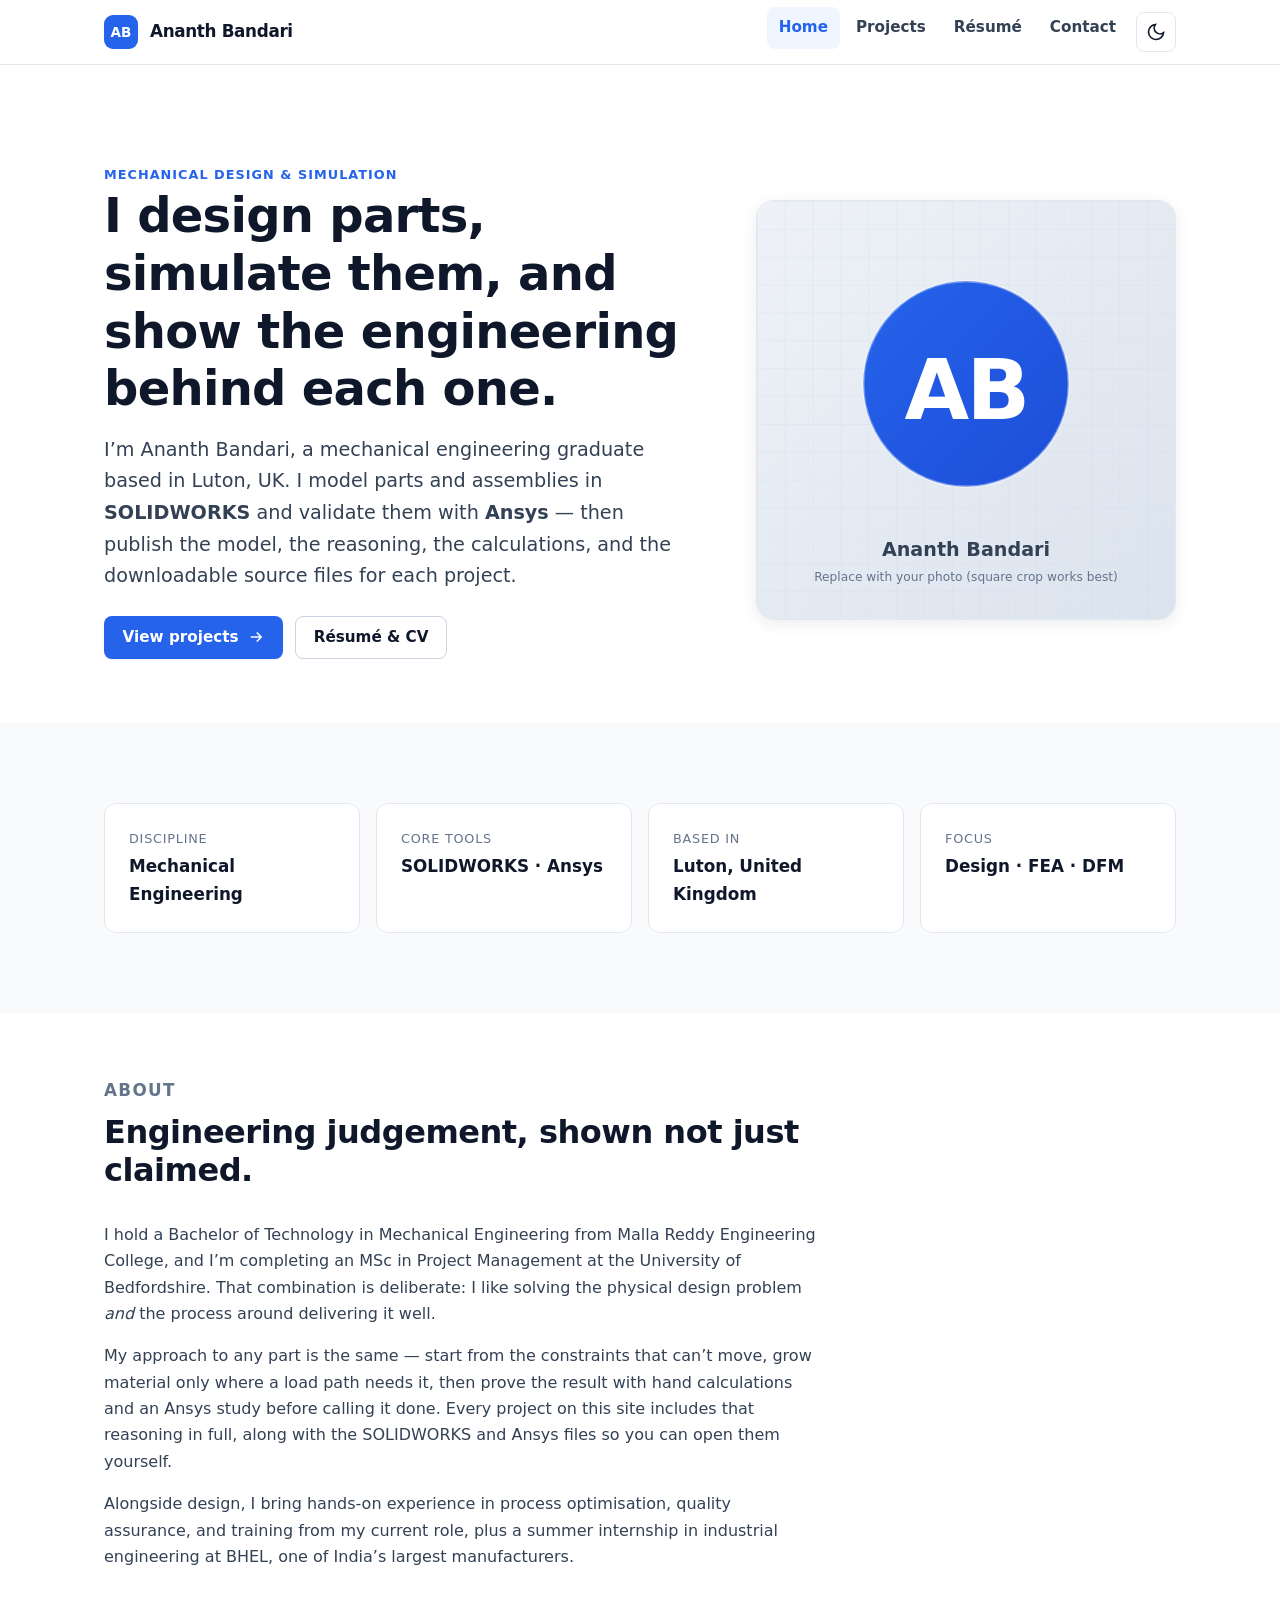
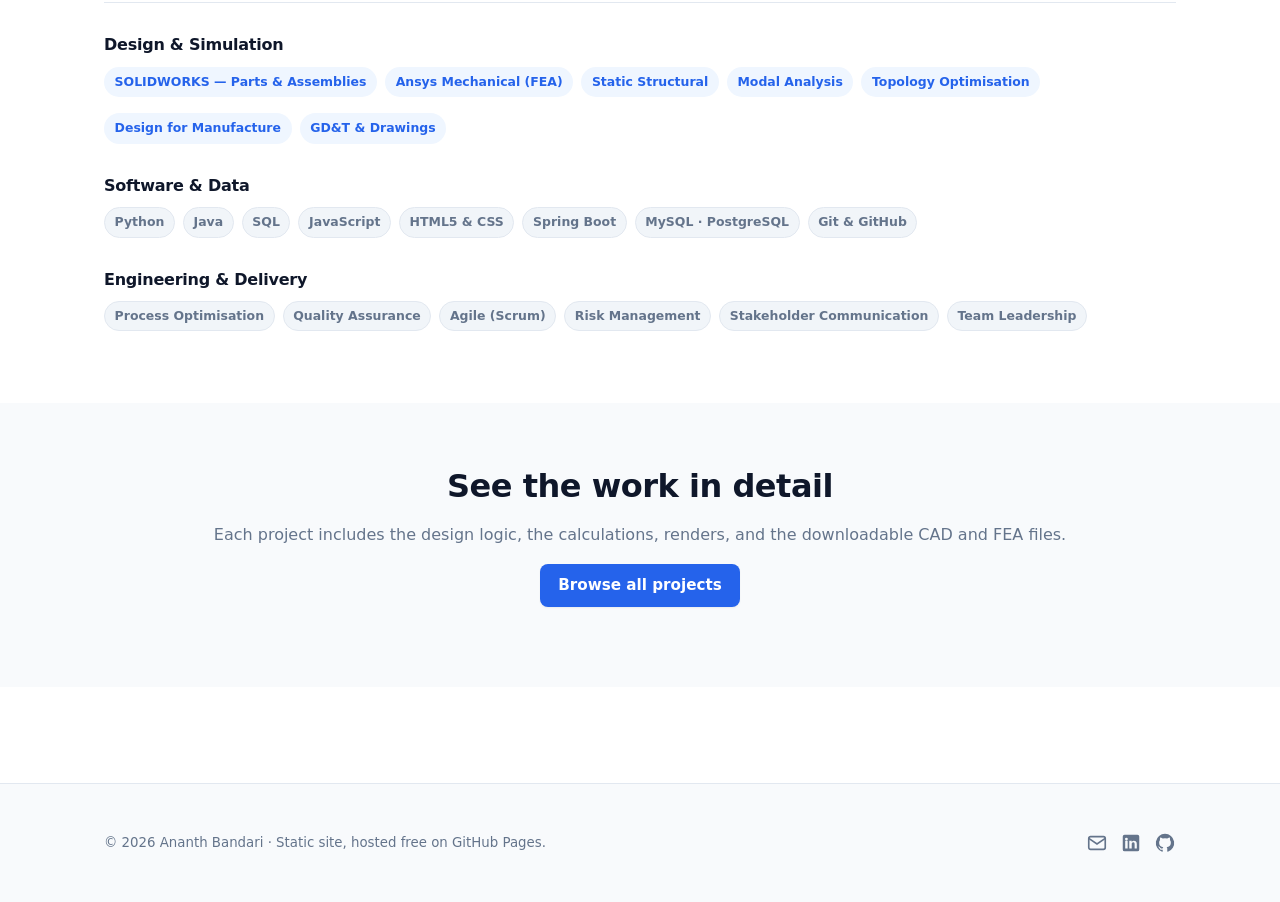
<file: index.html>
<!DOCTYPE html>
<html lang="en">
<head>
  <meta charset="UTF-8">
  <meta name="viewport" content="width=device-width, initial-scale=1.0">

  <!-- ====== SEO basics ====== -->
  <title>Ananth Bandari · Mechanical Design &amp; Simulation Portfolio</title>
  <meta name="description" content="Mechanical engineering portfolio of Ananth Bandari: SOLIDWORKS CAD models, assemblies, and Ansys FEA studies, with the design reasoning, calculations, and downloadable source files behind each project.">
  <link rel="canonical" href="https://www.ananthkbandari.com/">

  <!-- ====== Open Graph / social sharing ====== -->
  <meta property="og:type" content="website">
  <meta property="og:site_name" content="Ananth Bandari">
  <meta property="og:title" content="Ananth Bandari · Mechanical Design & Simulation Portfolio">
  <meta property="og:description" content="SOLIDWORKS CAD, Ansys FEA, and the engineering calculations behind each project — with downloadable source files.">
  <meta property="og:url" content="https://www.ananthkbandari.com/">
  <meta property="og:image" content="https://www.ananthkbandari.com/assets/img/og-image.png">
  <meta name="twitter:card" content="summary_large_image">

  <!-- ====== Icons & manifest ====== -->
  <link rel="icon" href="assets/img/favicon.svg" type="image/svg+xml">
  <link rel="apple-touch-icon" href="assets/img/favicon.svg">
  <link rel="manifest" href="site.webmanifest">

  <!-- ====== Stylesheet ====== -->
  <link rel="stylesheet" href="css/styles.css">

  <!-- Set the saved theme BEFORE the page paints, to avoid a flash. -->
  <script>
    (function () {
      try {
        var t = localStorage.getItem("theme");
        if (t === "dark" || t === "light") document.documentElement.setAttribute("data-theme", t);
      } catch (e) {}
    })();
  </script>
</head>
<body>
  <!-- Keyboard users can jump straight to the main content -->
  <a class="skip-link" href="#main">Skip to content</a>

  <!-- ============ SHARED HEADER (identical on every page) ============ -->
  <header class="site-header">
    <div class="container site-header__inner">
      <a class="brand" href="index.html">
        <span class="brand__mark" aria-hidden="true">AB</span>
        <span>Ananth Bandari</span>
      </a>
      <nav class="nav" aria-label="Primary">
        <ul class="nav__links" id="nav-links">
          <li><a href="index.html">Home</a></li>
          <li><a href="projects.html">Projects</a></li>
          <li><a href="resume.html">Résumé</a></li>
          <li><a href="contact.html">Contact</a></li>
        </ul>
        <button class="icon-btn theme-toggle" type="button" aria-label="Switch theme">
          <!-- main.js shows the right icon for the current theme -->
          <svg class="icon-moon" viewBox="0 0 24 24" fill="none" stroke="currentColor" stroke-width="2" aria-hidden="true"><path d="M21 12.79A9 9 0 1 1 11.21 3 7 7 0 0 0 21 12.79z"/></svg>
          <svg class="icon-sun" viewBox="0 0 24 24" fill="none" stroke="currentColor" stroke-width="2" aria-hidden="true"><circle cx="12" cy="12" r="4"/><path d="M12 2v2M12 20v2M4.93 4.93l1.41 1.41M17.66 17.66l1.41 1.41M2 12h2M20 12h2M6.34 17.66l-1.41 1.41M19.07 4.93l-1.41 1.41"/></svg>
        </button>
        <button class="icon-btn nav__toggle" type="button" aria-label="Open menu" aria-expanded="false" aria-controls="nav-links">
          <svg viewBox="0 0 24 24" fill="none" stroke="currentColor" stroke-width="2" aria-hidden="true"><path d="M3 6h18M3 12h18M3 18h18"/></svg>
        </button>
      </nav>
    </div>
  </header>

  <main id="main">

    <!-- ============ HERO ============ -->
    <section class="hero">
      <div class="container hero__grid">
        <div>
          <p class="eyebrow">Mechanical Design &amp; Simulation</p>
          <h1>I design parts, simulate them, and show the engineering behind each one.</h1>
          <p class="hero__lead">
            I’m Ananth Bandari, a mechanical engineering graduate based in Luton, UK.
            I model parts and assemblies in <strong>SOLIDWORKS</strong> and validate them
            with <strong>Ansys</strong> — then publish the model, the reasoning, the
            calculations, and the downloadable source files for each project.
          </p>
          <div class="hero__cta">
            <a class="btn btn--primary" href="projects.html">
              View projects
              <svg viewBox="0 0 24 24" fill="none" stroke="currentColor" stroke-width="2" aria-hidden="true"><path d="M5 12h14M13 6l6 6-6 6"/></svg>
            </a>
            <a class="btn btn--ghost" href="resume.html">Résumé &amp; CV</a>
          </div>
        </div>
        <div class="hero__portrait">
          <!-- Replace assets/img/profile.svg with a real photo (square works best). -->
          <img src="assets/img/profile.svg" alt="Portrait of Ananth Bandari" width="480" height="480">
        </div>
      </div>
    </section>

    <!-- ============ AT A GLANCE ============ -->
    <section class="section section--subtle">
      <div class="container">
        <dl class="facts">
          <div class="fact"><dt>Discipline</dt><dd>Mechanical Engineering</dd></div>
          <div class="fact"><dt>Core tools</dt><dd>SOLIDWORKS · Ansys</dd></div>
          <div class="fact"><dt>Based in</dt><dd>Luton, United Kingdom</dd></div>
          <div class="fact"><dt>Focus</dt><dd>Design · FEA · DFM</dd></div>
        </dl>
      </div>
    </section>

    <!-- ============ ABOUT ============ -->
    <section class="section" id="about">
      <div class="container">
        <div class="section__head">
          <p class="eyebrow">About</p>
          <h2>Engineering judgement, shown not just claimed.</h2>
        </div>
        <div class="prose stack" style="max-width:70ch">
          <p>
            I hold a Bachelor of Technology in Mechanical Engineering from Malla Reddy
            Engineering College, and I’m completing an MSc in Project Management at the
            University of Bedfordshire. That combination is deliberate: I like solving the
            physical design problem <em>and</em> the process around delivering it well.
          </p>
          <p>
            My approach to any part is the same — start from the constraints that can’t move,
            grow material only where a load path needs it, then prove the result with hand
            calculations and an Ansys study before calling it done. Every project on this site
            includes that reasoning in full, along with the SOLIDWORKS and Ansys files so you
            can open them yourself.
          </p>
          <p>
            Alongside design, I bring hands-on experience in process optimisation, quality
            assurance, and training from my current role, plus a summer internship in
            industrial engineering at BHEL, one of India’s largest manufacturers.
          </p>
        </div>

        <hr>

        <!-- Skills. (Note: CAD/FEA skills reflect this portfolio's focus —
             adjust the lists freely; they are just static text below.) -->
        <div class="skills">
          <div class="skill-group">
            <h3>Design &amp; Simulation</h3>
            <ul class="tags">
              <li class="tag tag--accent">SOLIDWORKS — Parts &amp; Assemblies</li>
              <li class="tag tag--accent">Ansys Mechanical (FEA)</li>
              <li class="tag tag--accent">Static Structural</li>
              <li class="tag tag--accent">Modal Analysis</li>
              <li class="tag tag--accent">Topology Optimisation</li>
              <li class="tag tag--accent">Design for Manufacture</li>
              <li class="tag tag--accent">GD&amp;T &amp; Drawings</li>
            </ul>
          </div>
          <div class="skill-group">
            <h3>Software &amp; Data</h3>
            <ul class="tags">
              <li class="tag">Python</li>
              <li class="tag">Java</li>
              <li class="tag">SQL</li>
              <li class="tag">JavaScript</li>
              <li class="tag">HTML5 &amp; CSS</li>
              <li class="tag">Spring Boot</li>
              <li class="tag">MySQL · PostgreSQL</li>
              <li class="tag">Git &amp; GitHub</li>
            </ul>
          </div>
          <div class="skill-group">
            <h3>Engineering &amp; Delivery</h3>
            <ul class="tags">
              <li class="tag">Process Optimisation</li>
              <li class="tag">Quality Assurance</li>
              <li class="tag">Agile (Scrum)</li>
              <li class="tag">Risk Management</li>
              <li class="tag">Stakeholder Communication</li>
              <li class="tag">Team Leadership</li>
            </ul>
          </div>
        </div>
      </div>
    </section>

    <!-- ============ CALL TO ACTION ============ -->
    <section class="section section--subtle">
      <div class="container center stack">
        <h2 class="mt-0">See the work in detail</h2>
        <p class="text-muted">Each project includes the design logic, the calculations, renders, and the downloadable CAD and FEA files.</p>
        <p><a class="btn btn--primary" href="projects.html">Browse all projects</a></p>
      </div>
    </section>

  </main>

  <!-- ============ SHARED FOOTER (identical on every page) ============ -->
  <footer class="site-footer">
    <div class="container site-footer__inner">
      <small>© <span id="year">2026</span> Ananth Bandari · Static site, hosted free on GitHub Pages.</small>
      <div class="social">
        <a href="mailto:ananthkbandari@gmail.com" aria-label="Email Ananth">
          <svg viewBox="0 0 24 24" fill="none" stroke="currentColor" stroke-width="1.8" aria-hidden="true"><rect x="3" y="5" width="18" height="14" rx="2"/><path d="m3 7 9 6 9-6"/></svg>
        </a>
        <a href="https://www.linkedin.com/in/ananthbandari" aria-label="LinkedIn profile" rel="noopener">
          <svg viewBox="0 0 24 24" fill="currentColor" aria-hidden="true"><path d="M19 3a2 2 0 0 1 2 2v14a2 2 0 0 1-2 2H5a2 2 0 0 1-2-2V5a2 2 0 0 1 2-2zM8.34 9.5H5.67V18h2.67zM7 6.16A1.54 1.54 0 1 0 7 9.24a1.54 1.54 0 0 0 0-3.08zM18.34 18v-4.67c0-2.5-1.34-3.66-3.12-3.66a2.69 2.69 0 0 0-2.44 1.34V9.5h-2.66V18h2.66v-4.5c0-1.19.22-2.34 1.7-2.34s1.47 1.36 1.47 2.42V18z"/></svg>
        </a>
        <a href="https://github.com/ananthkbandari" aria-label="GitHub profile" rel="noopener">
          <svg viewBox="0 0 24 24" fill="currentColor" aria-hidden="true"><path d="M12 2a10 10 0 0 0-3.16 19.49c.5.09.68-.22.68-.48l-.01-1.7c-2.78.6-3.37-1.34-3.37-1.34-.45-1.16-1.11-1.47-1.11-1.47-.91-.62.07-.6.07-.6 1 .07 1.53 1.03 1.53 1.03.89 1.53 2.34 1.09 2.91.83.09-.65.35-1.09.63-1.34-2.22-.25-4.55-1.11-4.55-4.94 0-1.09.39-1.98 1.03-2.68-.1-.25-.45-1.27.1-2.65 0 0 .84-.27 2.75 1.02a9.5 9.5 0 0 1 5 0c1.91-1.29 2.75-1.02 2.75-1.02.55 1.38.2 2.4.1 2.65.64.7 1.03 1.59 1.03 2.68 0 3.84-2.34 4.69-4.57 4.94.36.31.68.92.68 1.85l-.01 2.74c0 .27.18.58.69.48A10 10 0 0 0 12 2z"/></svg>
        </a>
      </div>
    </div>
  </footer>

  <script src="js/main.js"></script>
</body>
</html>
</file>
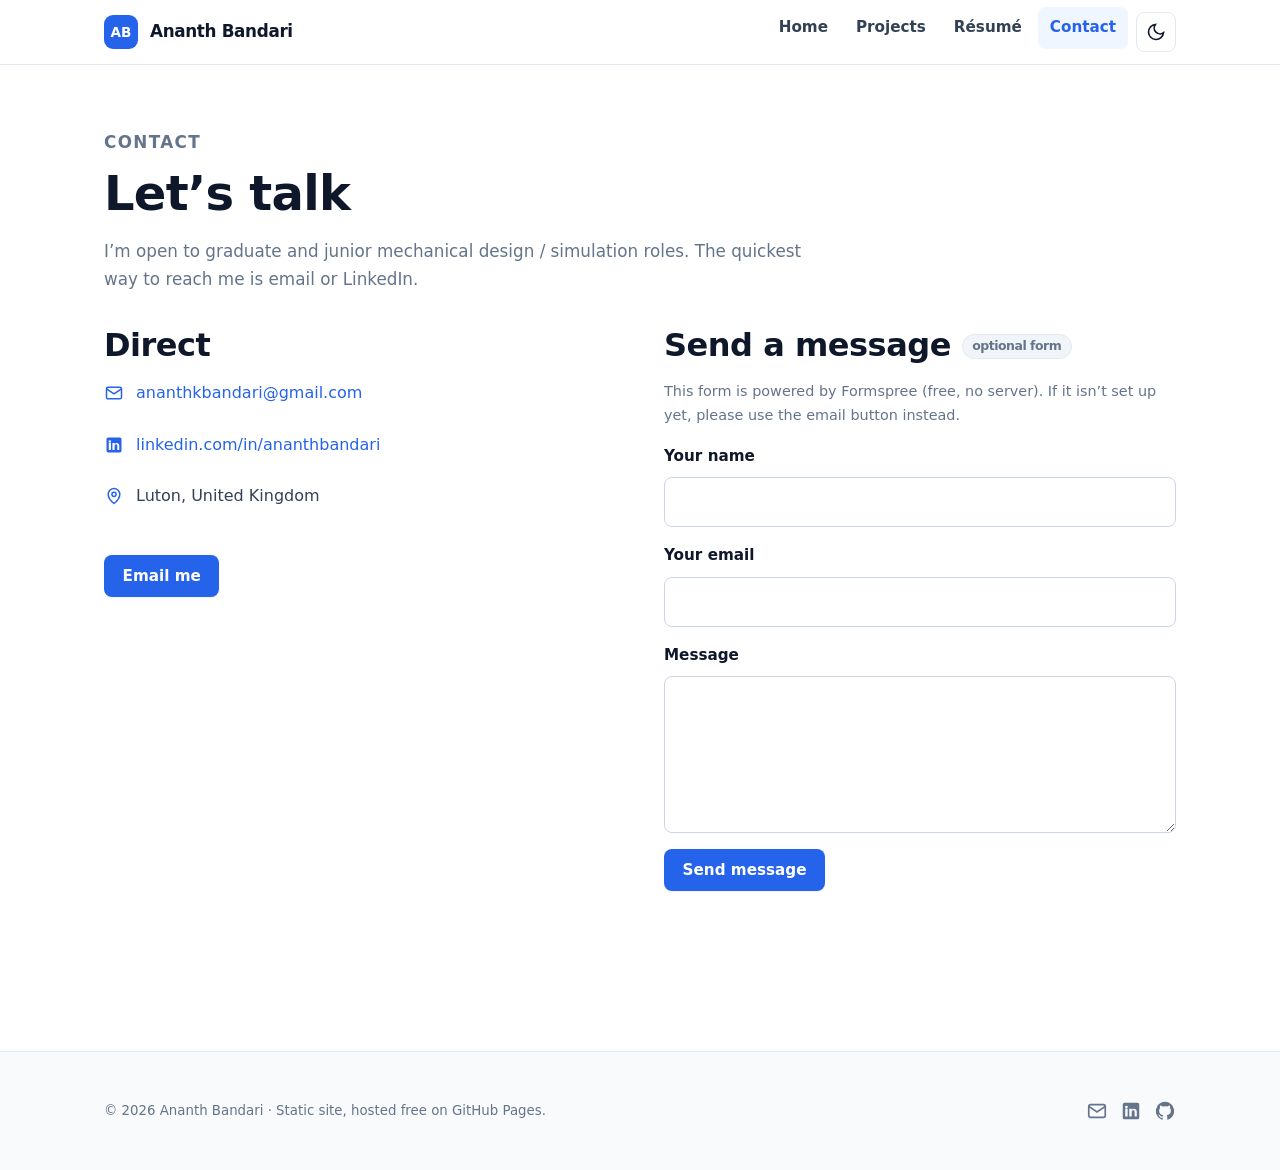
<file: contact.html>
<!DOCTYPE html>
<html lang="en">
<head>
  <meta charset="UTF-8">
  <meta name="viewport" content="width=device-width, initial-scale=1.0">

  <title>Contact · Ananth Bandari</title>
  <meta name="description" content="Get in touch with Ananth Bandari — email and LinkedIn. Mechanical engineering graduate based in Luton, UK.">
  <link rel="canonical" href="https://www.ananthkbandari.com/contact.html">

  <meta property="og:type" content="website">
  <meta property="og:site_name" content="Ananth Bandari">
  <meta property="og:title" content="Contact · Ananth Bandari">
  <meta property="og:description" content="Get in touch — email and LinkedIn. Mechanical engineering graduate based in Luton, UK.">
  <meta property="og:url" content="https://www.ananthkbandari.com/contact.html">
  <meta property="og:image" content="https://www.ananthkbandari.com/assets/img/og-image.png">
  <meta name="twitter:card" content="summary_large_image">

  <link rel="icon" href="assets/img/favicon.svg" type="image/svg+xml">
  <link rel="apple-touch-icon" href="assets/img/favicon.svg">
  <link rel="manifest" href="site.webmanifest">
  <link rel="stylesheet" href="css/styles.css">

  <script>
    (function () {
      try {
        var t = localStorage.getItem("theme");
        if (t === "dark" || t === "light") document.documentElement.setAttribute("data-theme", t);
      } catch (e) {}
    })();
  </script>
</head>
<body>
  <a class="skip-link" href="#main">Skip to content</a>

  <header class="site-header">
    <div class="container site-header__inner">
      <a class="brand" href="index.html">
        <span class="brand__mark" aria-hidden="true">AB</span>
        <span>Ananth Bandari</span>
      </a>
      <nav class="nav" aria-label="Primary">
        <ul class="nav__links" id="nav-links">
          <li><a href="index.html">Home</a></li>
          <li><a href="projects.html">Projects</a></li>
          <li><a href="resume.html">Résumé</a></li>
          <li><a href="contact.html">Contact</a></li>
        </ul>
        <button class="icon-btn theme-toggle" type="button" aria-label="Switch theme">
          <svg class="icon-moon" viewBox="0 0 24 24" fill="none" stroke="currentColor" stroke-width="2" aria-hidden="true"><path d="M21 12.79A9 9 0 1 1 11.21 3 7 7 0 0 0 21 12.79z"/></svg>
          <svg class="icon-sun" viewBox="0 0 24 24" fill="none" stroke="currentColor" stroke-width="2" aria-hidden="true"><circle cx="12" cy="12" r="4"/><path d="M12 2v2M12 20v2M4.93 4.93l1.41 1.41M17.66 17.66l1.41 1.41M2 12h2M20 12h2M6.34 17.66l-1.41 1.41M19.07 4.93l-1.41 1.41"/></svg>
        </button>
        <button class="icon-btn nav__toggle" type="button" aria-label="Open menu" aria-expanded="false" aria-controls="nav-links">
          <svg viewBox="0 0 24 24" fill="none" stroke="currentColor" stroke-width="2" aria-hidden="true"><path d="M3 6h18M3 12h18M3 18h18"/></svg>
        </button>
      </nav>
    </div>
  </header>

  <main id="main">
    <section class="section">
      <div class="container">
        <div class="section__head">
          <p class="eyebrow">Contact</p>
          <h1>Let’s talk</h1>
          <p>I’m open to graduate and junior mechanical design / simulation roles. The quickest way
             to reach me is email or LinkedIn.</p>
        </div>

        <div class="contact-grid">
          <!-- ===== Direct contact details ===== -->
          <div>
            <h2 class="mt-0">Direct</h2>
            <ul class="contact-list">
              <li>
                <a href="mailto:ananthkbandari@gmail.com">
                  <svg viewBox="0 0 24 24" fill="none" stroke="currentColor" stroke-width="1.8" aria-hidden="true"><rect x="3" y="5" width="18" height="14" rx="2"/><path d="m3 7 9 6 9-6"/></svg>
                  ananthkbandari@gmail.com
                </a>
              </li>
              <li>
                <a href="https://www.linkedin.com/in/ananthbandari" rel="noopener">
                  <svg viewBox="0 0 24 24" fill="currentColor" aria-hidden="true"><path d="M19 3a2 2 0 0 1 2 2v14a2 2 0 0 1-2 2H5a2 2 0 0 1-2-2V5a2 2 0 0 1 2-2zM8.34 9.5H5.67V18h2.67zM7 6.16A1.54 1.54 0 1 0 7 9.24a1.54 1.54 0 0 0 0-3.08zM18.34 18v-4.67c0-2.5-1.34-3.66-3.12-3.66a2.69 2.69 0 0 0-2.44 1.34V9.5h-2.66V18h2.66v-4.5c0-1.19.22-2.34 1.7-2.34s1.47 1.36 1.47 2.42V18z"/></svg>
                  linkedin.com/in/ananthbandari
                </a>
              </li>
              <li>
                <span>
                  <svg viewBox="0 0 24 24" fill="none" stroke="currentColor" stroke-width="1.8" aria-hidden="true"><path d="M12 21s-7-5.2-7-11a7 7 0 0 1 14 0c0 5.8-7 11-7 11z"/><circle cx="12" cy="10" r="2.5"/></svg>
                  Luton, United Kingdom
                </span>
              </li>
            </ul>

            <p style="margin-top:2rem">
              <a class="btn btn--primary" href="mailto:ananthkbandari@gmail.com?subject=Opportunity%20for%20Ananth%20Bandari">
                Email me
              </a>
            </p>
          </div>

          <!-- ===== OPTIONAL contact form (no backend needed) =====
               This uses Formspree, a free third-party service that emails
               you the submission — no server of your own required.
               It is OPTIONAL and is INACTIVE until you do two things
               (see README › "Optional: turn on the contact form"):
                 1. Create a free form at https://formspree.io and copy its ID.
                 2. Replace "your-form-id" in the action URL below.
               Until then, prefer the email button on the left. -->
          <div>
            <h2 class="mt-0">Send a message <span class="tag" style="vertical-align:middle">optional form</span></h2>
            <p class="text-muted" style="font-size:.9rem">
              This form is powered by Formspree (free, no server). If it isn’t set up yet,
              please use the email button instead.
            </p>
            <form action="https://formspree.io/f/your-form-id" method="POST">
              <div class="form-field">
                <label for="cf-name">Your name</label>
                <input id="cf-name" type="text" name="name" autocomplete="name" required>
              </div>
              <div class="form-field">
                <label for="cf-email">Your email</label>
                <input id="cf-email" type="email" name="email" autocomplete="email" required>
              </div>
              <div class="form-field">
                <label for="cf-message">Message</label>
                <textarea id="cf-message" name="message" rows="5" required></textarea>
              </div>
              <!-- Simple anti-spam honeypot: bots fill this; humans never see it. -->
              <input type="text" name="_gotcha" style="display:none" tabindex="-1" autocomplete="off" aria-hidden="true">
              <button class="btn btn--primary" type="submit">Send message</button>
            </form>
          </div>
        </div>
      </div>
    </section>
  </main>

  <footer class="site-footer">
    <div class="container site-footer__inner">
      <small>© <span id="year">2026</span> Ananth Bandari · Static site, hosted free on GitHub Pages.</small>
      <div class="social">
        <a href="mailto:ananthkbandari@gmail.com" aria-label="Email Ananth">
          <svg viewBox="0 0 24 24" fill="none" stroke="currentColor" stroke-width="1.8" aria-hidden="true"><rect x="3" y="5" width="18" height="14" rx="2"/><path d="m3 7 9 6 9-6"/></svg>
        </a>
        <a href="https://www.linkedin.com/in/ananthbandari" aria-label="LinkedIn profile" rel="noopener">
          <svg viewBox="0 0 24 24" fill="currentColor" aria-hidden="true"><path d="M19 3a2 2 0 0 1 2 2v14a2 2 0 0 1-2 2H5a2 2 0 0 1-2-2V5a2 2 0 0 1 2-2zM8.34 9.5H5.67V18h2.67zM7 6.16A1.54 1.54 0 1 0 7 9.24a1.54 1.54 0 0 0 0-3.08zM18.34 18v-4.67c0-2.5-1.34-3.66-3.12-3.66a2.69 2.69 0 0 0-2.44 1.34V9.5h-2.66V18h2.66v-4.5c0-1.19.22-2.34 1.7-2.34s1.47 1.36 1.47 2.42V18z"/></svg>
        </a>
        <a href="https://github.com/ananthkbandari" aria-label="GitHub profile" rel="noopener">
          <svg viewBox="0 0 24 24" fill="currentColor" aria-hidden="true"><path d="M12 2a10 10 0 0 0-3.16 19.49c.5.09.68-.22.68-.48l-.01-1.7c-2.78.6-3.37-1.34-3.37-1.34-.45-1.16-1.11-1.47-1.11-1.47-.91-.62.07-.6.07-.6 1 .07 1.53 1.03 1.53 1.03.89 1.53 2.34 1.09 2.91.83.09-.65.35-1.09.63-1.34-2.22-.25-4.55-1.11-4.55-4.94 0-1.09.39-1.98 1.03-2.68-.1-.25-.45-1.27.1-2.65 0 0 .84-.27 2.75 1.02a9.5 9.5 0 0 1 5 0c1.91-1.29 2.75-1.02 2.75-1.02.55 1.38.2 2.4.1 2.65.64.7 1.03 1.59 1.03 2.68 0 3.84-2.34 4.69-4.57 4.94.36.31.68.92.68 1.85l-.01 2.74c0 .27.18.58.69.48A10 10 0 0 0 12 2z"/></svg>
        </a>
      </div>
    </div>
  </footer>

  <script src="js/main.js"></script>
</body>
</html>
</file>
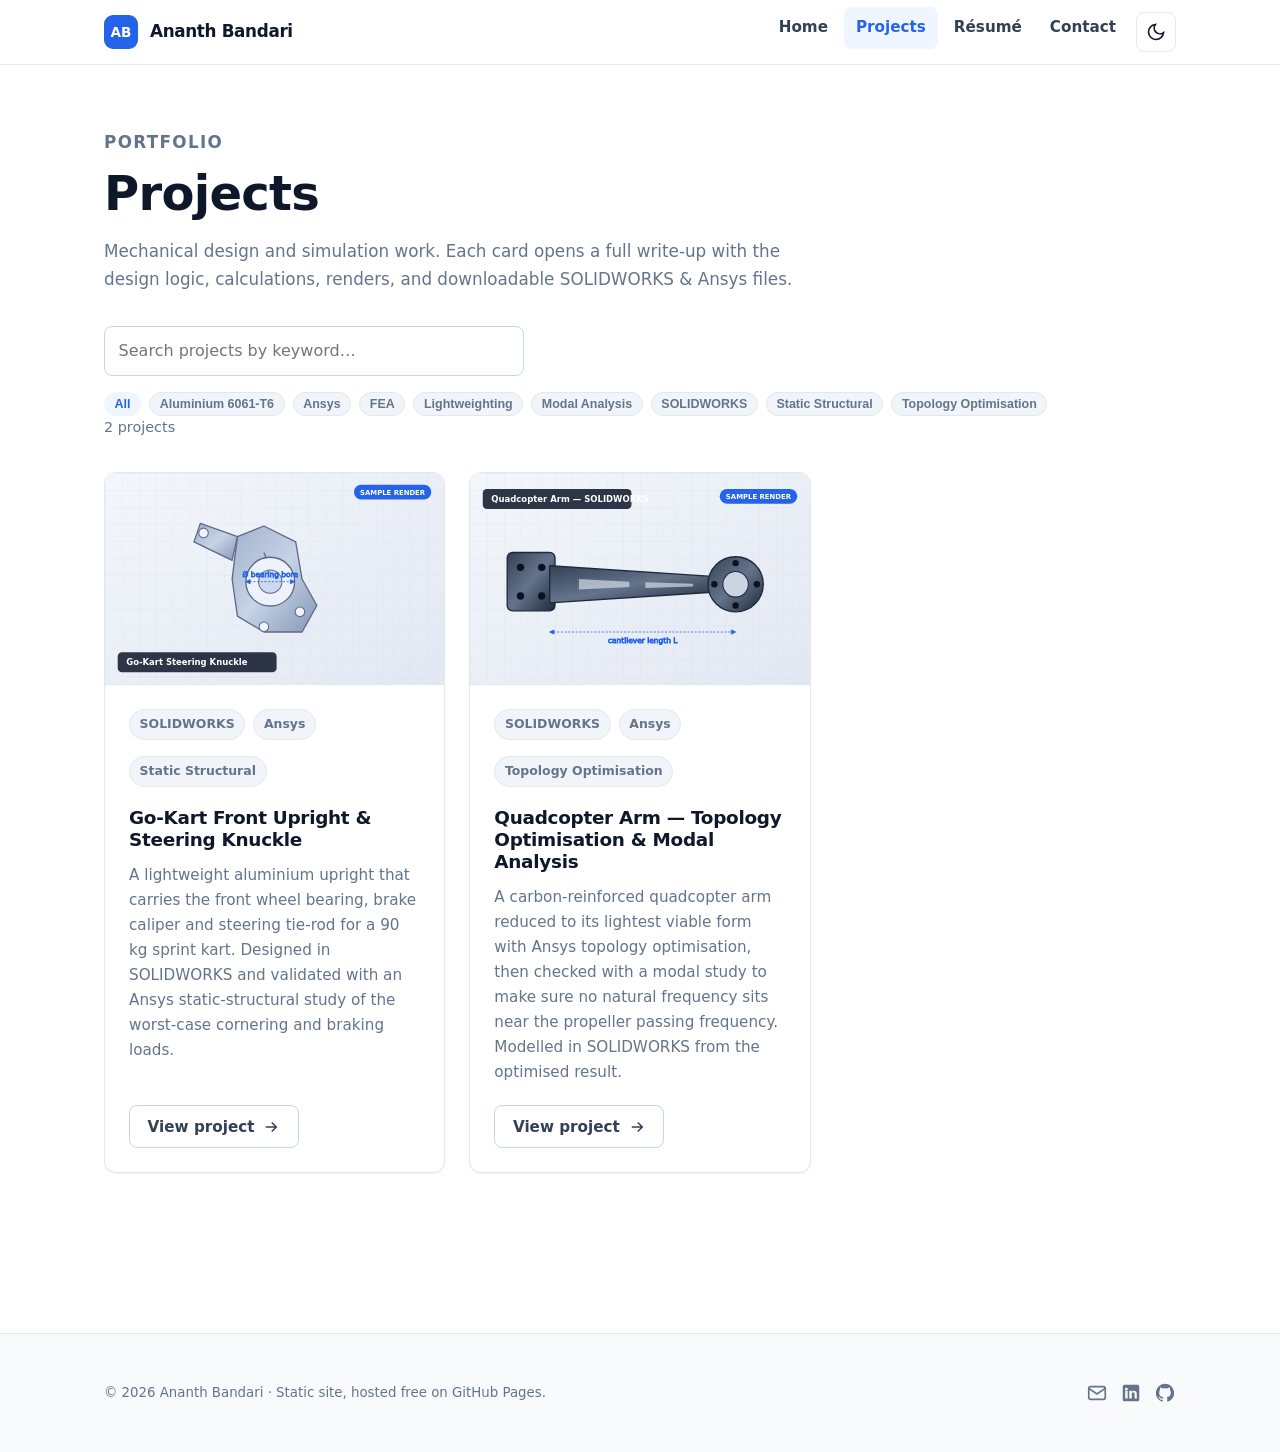
<file: projects.html>
<!DOCTYPE html>
<html lang="en">
<head>
  <meta charset="UTF-8">
  <meta name="viewport" content="width=device-width, initial-scale=1.0">

  <title>Projects · Ananth Bandari</title>
  <meta name="description" content="A gallery of mechanical engineering projects by Ananth Bandari — SOLIDWORKS models and Ansys simulations, each with full design reasoning, calculations, and downloadable files.">
  <link rel="canonical" href="https://www.ananthkbandari.com/projects.html">

  <meta property="og:type" content="website">
  <meta property="og:site_name" content="Ananth Bandari">
  <meta property="og:title" content="Projects · Ananth Bandari">
  <meta property="og:description" content="SOLIDWORKS models and Ansys simulations, each with full design reasoning, calculations, and downloadable files.">
  <meta property="og:url" content="https://www.ananthkbandari.com/projects.html">
  <meta property="og:image" content="https://www.ananthkbandari.com/assets/img/og-image.png">
  <meta name="twitter:card" content="summary_large_image">

  <link rel="icon" href="assets/img/favicon.svg" type="image/svg+xml">
  <link rel="apple-touch-icon" href="assets/img/favicon.svg">
  <link rel="manifest" href="site.webmanifest">
  <link rel="stylesheet" href="css/styles.css">

  <script>
    (function () {
      try {
        var t = localStorage.getItem("theme");
        if (t === "dark" || t === "light") document.documentElement.setAttribute("data-theme", t);
      } catch (e) {}
    })();
  </script>
</head>
<body>
  <a class="skip-link" href="#main">Skip to content</a>

  <header class="site-header">
    <div class="container site-header__inner">
      <a class="brand" href="index.html">
        <span class="brand__mark" aria-hidden="true">AB</span>
        <span>Ananth Bandari</span>
      </a>
      <nav class="nav" aria-label="Primary">
        <ul class="nav__links" id="nav-links">
          <li><a href="index.html">Home</a></li>
          <li><a href="projects.html">Projects</a></li>
          <li><a href="resume.html">Résumé</a></li>
          <li><a href="contact.html">Contact</a></li>
        </ul>
        <button class="icon-btn theme-toggle" type="button" aria-label="Switch theme">
          <svg class="icon-moon" viewBox="0 0 24 24" fill="none" stroke="currentColor" stroke-width="2" aria-hidden="true"><path d="M21 12.79A9 9 0 1 1 11.21 3 7 7 0 0 0 21 12.79z"/></svg>
          <svg class="icon-sun" viewBox="0 0 24 24" fill="none" stroke="currentColor" stroke-width="2" aria-hidden="true"><circle cx="12" cy="12" r="4"/><path d="M12 2v2M12 20v2M4.93 4.93l1.41 1.41M17.66 17.66l1.41 1.41M2 12h2M20 12h2M6.34 17.66l-1.41 1.41M19.07 4.93l-1.41 1.41"/></svg>
        </button>
        <button class="icon-btn nav__toggle" type="button" aria-label="Open menu" aria-expanded="false" aria-controls="nav-links">
          <svg viewBox="0 0 24 24" fill="none" stroke="currentColor" stroke-width="2" aria-hidden="true"><path d="M3 6h18M3 12h18M3 18h18"/></svg>
        </button>
      </nav>
    </div>
  </header>

  <main id="main">
    <section class="section">
      <div class="container">
        <div class="section__head">
          <p class="eyebrow">Portfolio</p>
          <h1>Projects</h1>
          <p>Mechanical design and simulation work. Each card opens a full write-up with the
             design logic, calculations, renders, and downloadable SOLIDWORKS &amp; Ansys files.</p>
        </div>

        <!-- ===== Search + filter controls ===== -->
        <div class="stack" style="margin-bottom:2rem">
          <label class="sr-only" for="project-search">Search projects</label>
          <div class="form-field" style="margin:0;max-width:420px">
            <input type="search" id="project-search" placeholder="Search projects by keyword…"
                   autocomplete="off">
          </div>
          <!-- Tag buttons are generated by projects.js from the data file -->
          <div class="tags" id="tag-filter" role="group" aria-label="Filter by tag"></div>
          <p class="text-muted" id="result-count" aria-live="polite" style="font-size:.9rem;margin:0"></p>
        </div>

        <!-- ===== The gallery. projects.js fills this in. ===== -->
        <div class="grid" id="project-grid"></div>
      </div>
    </section>
  </main>

  <footer class="site-footer">
    <div class="container site-footer__inner">
      <small>© <span id="year">2026</span> Ananth Bandari · Static site, hosted free on GitHub Pages.</small>
      <div class="social">
        <a href="mailto:ananthkbandari@gmail.com" aria-label="Email Ananth">
          <svg viewBox="0 0 24 24" fill="none" stroke="currentColor" stroke-width="1.8" aria-hidden="true"><rect x="3" y="5" width="18" height="14" rx="2"/><path d="m3 7 9 6 9-6"/></svg>
        </a>
        <a href="https://www.linkedin.com/in/ananthbandari" aria-label="LinkedIn profile" rel="noopener">
          <svg viewBox="0 0 24 24" fill="currentColor" aria-hidden="true"><path d="M19 3a2 2 0 0 1 2 2v14a2 2 0 0 1-2 2H5a2 2 0 0 1-2-2V5a2 2 0 0 1 2-2zM8.34 9.5H5.67V18h2.67zM7 6.16A1.54 1.54 0 1 0 7 9.24a1.54 1.54 0 0 0 0-3.08zM18.34 18v-4.67c0-2.5-1.34-3.66-3.12-3.66a2.69 2.69 0 0 0-2.44 1.34V9.5h-2.66V18h2.66v-4.5c0-1.19.22-2.34 1.7-2.34s1.47 1.36 1.47 2.42V18z"/></svg>
        </a>
        <a href="https://github.com/ananthkbandari" aria-label="GitHub profile" rel="noopener">
          <svg viewBox="0 0 24 24" fill="currentColor" aria-hidden="true"><path d="M12 2a10 10 0 0 0-3.16 19.49c.5.09.68-.22.68-.48l-.01-1.7c-2.78.6-3.37-1.34-3.37-1.34-.45-1.16-1.11-1.47-1.11-1.47-.91-.62.07-.6.07-.6 1 .07 1.53 1.03 1.53 1.03.89 1.53 2.34 1.09 2.91.83.09-.65.35-1.09.63-1.34-2.22-.25-4.55-1.11-4.55-4.94 0-1.09.39-1.98 1.03-2.68-.1-.25-.45-1.27.1-2.65 0 0 .84-.27 2.75 1.02a9.5 9.5 0 0 1 5 0c1.91-1.29 2.75-1.02 2.75-1.02.55 1.38.2 2.4.1 2.65.64.7 1.03 1.59 1.03 2.68 0 3.84-2.34 4.69-4.57 4.94.36.31.68.92.68 1.85l-.01 2.74c0 .27.18.58.69.48A10 10 0 0 0 12 2z"/></svg>
        </a>
      </div>
    </div>
  </footer>

  <script src="js/main.js"></script>
  <script src="js/projects.js"></script>
</body>
</html>
</file>
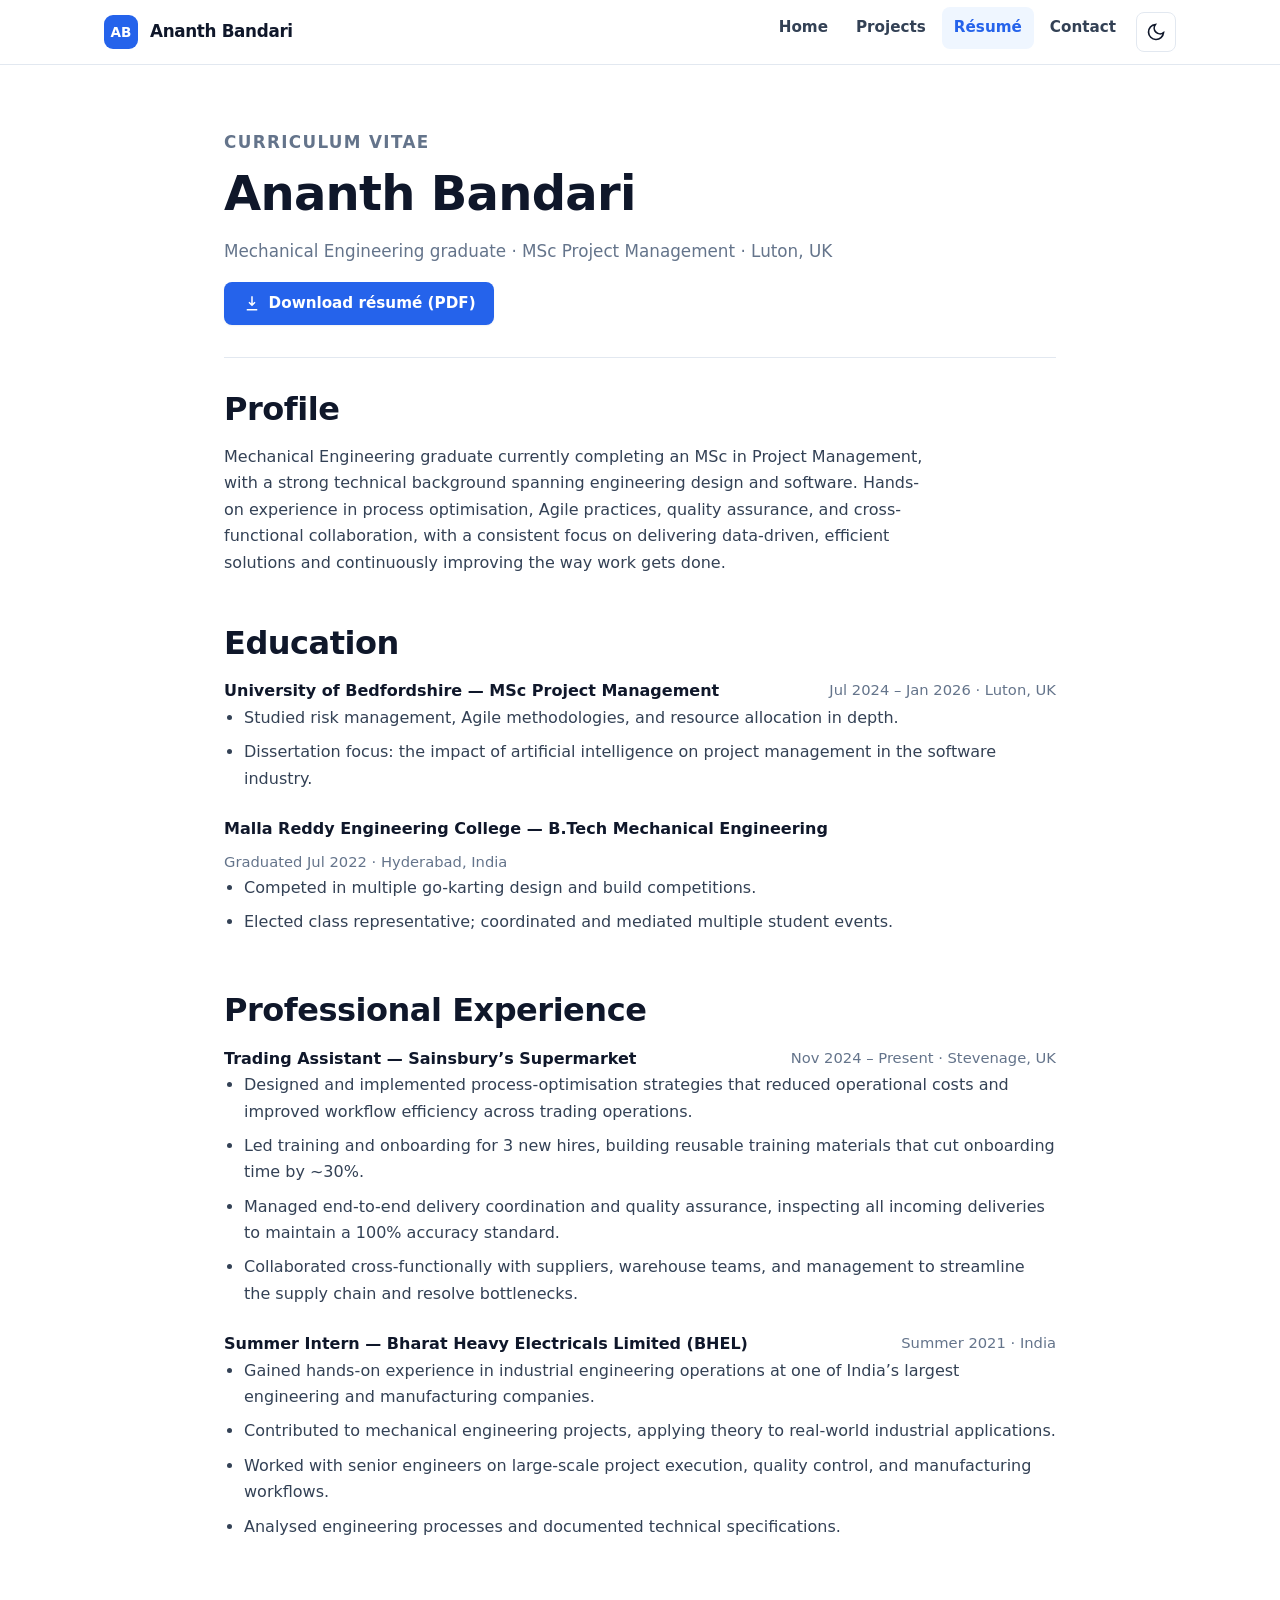
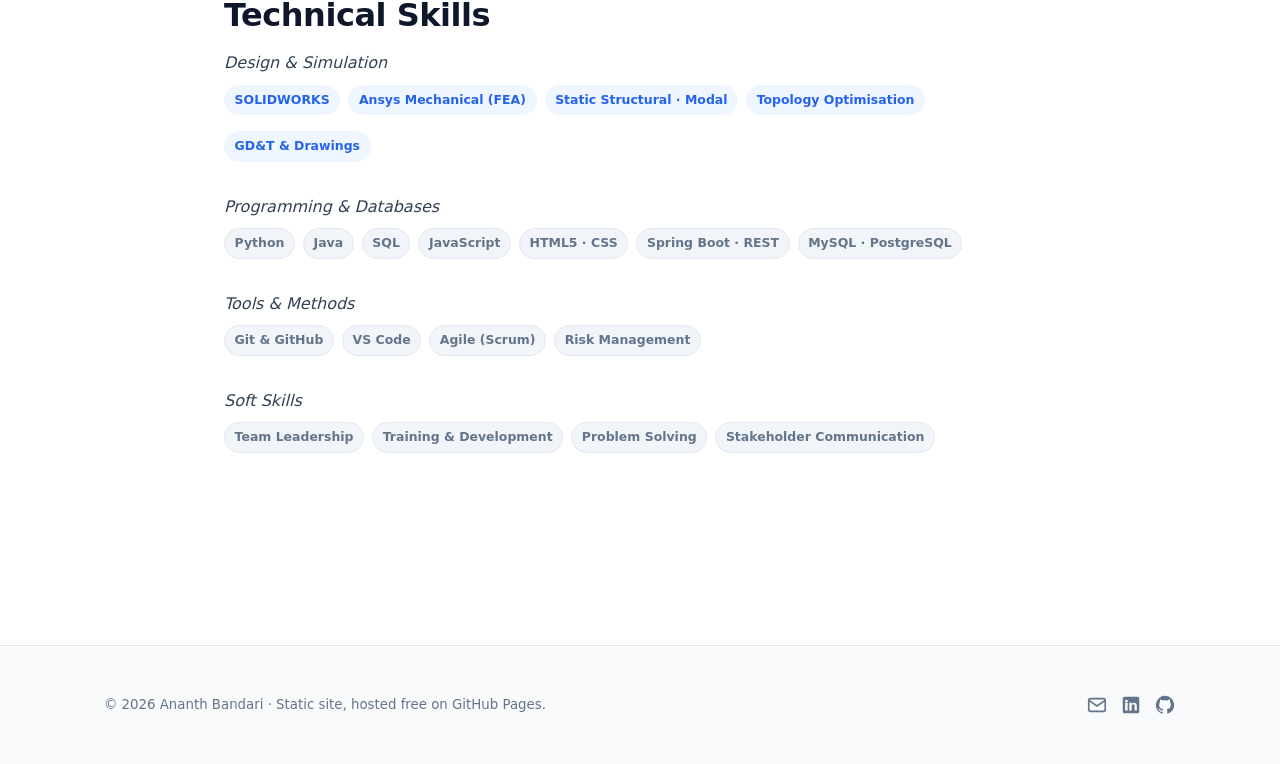
<file: resume.html>
<!DOCTYPE html>
<html lang="en">
<head>
  <meta charset="UTF-8">
  <meta name="viewport" content="width=device-width, initial-scale=1.0">

  <title>Résumé · Ananth Bandari</title>
  <meta name="description" content="Résumé of Ananth Bandari — Mechanical Engineering graduate with an MSc in Project Management. Education, experience, and skills, with a downloadable PDF.">
  <link rel="canonical" href="https://www.ananthkbandari.com/resume.html">

  <meta property="og:type" content="profile">
  <meta property="og:site_name" content="Ananth Bandari">
  <meta property="og:title" content="Résumé · Ananth Bandari">
  <meta property="og:description" content="Mechanical Engineering graduate with an MSc in Project Management. Education, experience, and skills.">
  <meta property="og:url" content="https://www.ananthkbandari.com/resume.html">
  <meta property="og:image" content="https://www.ananthkbandari.com/assets/img/og-image.png">
  <meta name="twitter:card" content="summary_large_image">

  <link rel="icon" href="assets/img/favicon.svg" type="image/svg+xml">
  <link rel="apple-touch-icon" href="assets/img/favicon.svg">
  <link rel="manifest" href="site.webmanifest">
  <link rel="stylesheet" href="css/styles.css">

  <script>
    (function () {
      try {
        var t = localStorage.getItem("theme");
        if (t === "dark" || t === "light") document.documentElement.setAttribute("data-theme", t);
      } catch (e) {}
    })();
  </script>
</head>
<body>
  <a class="skip-link" href="#main">Skip to content</a>

  <header class="site-header">
    <div class="container site-header__inner">
      <a class="brand" href="index.html">
        <span class="brand__mark" aria-hidden="true">AB</span>
        <span>Ananth Bandari</span>
      </a>
      <nav class="nav" aria-label="Primary">
        <ul class="nav__links" id="nav-links">
          <li><a href="index.html">Home</a></li>
          <li><a href="projects.html">Projects</a></li>
          <li><a href="resume.html">Résumé</a></li>
          <li><a href="contact.html">Contact</a></li>
        </ul>
        <button class="icon-btn theme-toggle" type="button" aria-label="Switch theme">
          <svg class="icon-moon" viewBox="0 0 24 24" fill="none" stroke="currentColor" stroke-width="2" aria-hidden="true"><path d="M21 12.79A9 9 0 1 1 11.21 3 7 7 0 0 0 21 12.79z"/></svg>
          <svg class="icon-sun" viewBox="0 0 24 24" fill="none" stroke="currentColor" stroke-width="2" aria-hidden="true"><circle cx="12" cy="12" r="4"/><path d="M12 2v2M12 20v2M4.93 4.93l1.41 1.41M17.66 17.66l1.41 1.41M2 12h2M20 12h2M6.34 17.66l-1.41 1.41M19.07 4.93l-1.41 1.41"/></svg>
        </button>
        <button class="icon-btn nav__toggle" type="button" aria-label="Open menu" aria-expanded="false" aria-controls="nav-links">
          <svg viewBox="0 0 24 24" fill="none" stroke="currentColor" stroke-width="2" aria-hidden="true"><path d="M3 6h18M3 12h18M3 18h18"/></svg>
        </button>
      </nav>
    </div>
  </header>

  <main id="main">
    <section class="section">
      <div class="container" style="max-width:880px">

        <div class="section__head resume__head">
          <div>
            <p class="eyebrow">Curriculum Vitae</p>
            <h1 class="mt-0">Ananth Bandari</h1>
            <p class="text-muted" style="margin:0">Mechanical Engineering graduate · MSc Project Management · Luton, UK</p>
          </div>
          <!-- Put your PDF at assets/resume/Ananth-Bandari-Resume.pdf (see README). -->
          <a class="btn btn--primary" href="assets/resume/Ananth-Bandari-Resume.pdf" download>
            <svg viewBox="0 0 24 24" fill="none" stroke="currentColor" stroke-width="2" aria-hidden="true"><path d="M12 3v12M8 11l4 4 4-4M5 21h14"/></svg>
            Download résumé (PDF)
          </a>
        </div>

        <hr>

        <!-- ===== Profile ===== -->
        <section class="resume-grid">
          <div>
            <h2>Profile</h2>
            <p class="prose">
              Mechanical Engineering graduate currently completing an MSc in Project Management,
              with a strong technical background spanning engineering design and software. Hands-on
              experience in process optimisation, Agile practices, quality assurance, and
              cross-functional collaboration, with a consistent focus on delivering data-driven,
              efficient solutions and continuously improving the way work gets done.
            </p>
          </div>

          <!-- ===== Education ===== -->
          <div>
            <h2>Education</h2>

            <div class="entry">
              <div class="entry__row">
                <span class="entry__title">University of Bedfordshire — MSc Project Management</span>
                <span class="entry__meta">Jul 2024 – Jan 2026 · Luton, UK</span>
              </div>
              <ul>
                <li>Studied risk management, Agile methodologies, and resource allocation in depth.</li>
                <li>Dissertation focus: the impact of artificial intelligence on project management in the software industry.</li>
              </ul>
            </div>

            <div class="entry">
              <div class="entry__row">
                <span class="entry__title">Malla Reddy Engineering College — B.Tech Mechanical Engineering</span>
                <span class="entry__meta">Graduated Jul 2022 · Hyderabad, India</span>
              </div>
              <ul>
                <li>Competed in multiple go-karting design and build competitions.</li>
                <li>Elected class representative; coordinated and mediated multiple student events.</li>
              </ul>
            </div>
          </div>

          <!-- ===== Experience ===== -->
          <div>
            <h2>Professional Experience</h2>

            <div class="entry">
              <div class="entry__row">
                <span class="entry__title">Trading Assistant — Sainsbury’s Supermarket</span>
                <span class="entry__meta">Nov 2024 – Present · Stevenage, UK</span>
              </div>
              <ul>
                <li>Designed and implemented process-optimisation strategies that reduced operational costs and improved workflow efficiency across trading operations.</li>
                <li>Led training and onboarding for 3 new hires, building reusable training materials that cut onboarding time by ~30%.</li>
                <li>Managed end-to-end delivery coordination and quality assurance, inspecting all incoming deliveries to maintain a 100% accuracy standard.</li>
                <li>Collaborated cross-functionally with suppliers, warehouse teams, and management to streamline the supply chain and resolve bottlenecks.</li>
              </ul>
            </div>

            <div class="entry">
              <div class="entry__row">
                <span class="entry__title">Summer Intern — Bharat Heavy Electricals Limited (BHEL)</span>
                <span class="entry__meta">Summer 2021 · India</span>
              </div>
              <ul>
                <li>Gained hands-on experience in industrial engineering operations at one of India’s largest engineering and manufacturing companies.</li>
                <li>Contributed to mechanical engineering projects, applying theory to real-world industrial applications.</li>
                <li>Worked with senior engineers on large-scale project execution, quality control, and manufacturing workflows.</li>
                <li>Analysed engineering processes and documented technical specifications.</li>
              </ul>
            </div>
          </div>

          <!-- ===== Skills ===== -->
          <div>
            <h2>Technical Skills</h2>
            <div class="entry">
              <p class="entry__sub">Design &amp; Simulation</p>
              <ul class="tags">
                <li class="tag tag--accent">SOLIDWORKS</li>
                <li class="tag tag--accent">Ansys Mechanical (FEA)</li>
                <li class="tag tag--accent">Static Structural · Modal</li>
                <li class="tag tag--accent">Topology Optimisation</li>
                <li class="tag tag--accent">GD&amp;T &amp; Drawings</li>
              </ul>
            </div>
            <div class="entry">
              <p class="entry__sub">Programming &amp; Databases</p>
              <ul class="tags">
                <li class="tag">Python</li><li class="tag">Java</li><li class="tag">SQL</li>
                <li class="tag">JavaScript</li><li class="tag">HTML5 · CSS</li>
                <li class="tag">Spring Boot · REST</li><li class="tag">MySQL · PostgreSQL</li>
              </ul>
            </div>
            <div class="entry">
              <p class="entry__sub">Tools &amp; Methods</p>
              <ul class="tags">
                <li class="tag">Git &amp; GitHub</li><li class="tag">VS Code</li>
                <li class="tag">Agile (Scrum)</li><li class="tag">Risk Management</li>
              </ul>
            </div>
            <div class="entry">
              <p class="entry__sub">Soft Skills</p>
              <ul class="tags">
                <li class="tag">Team Leadership</li><li class="tag">Training &amp; Development</li>
                <li class="tag">Problem Solving</li><li class="tag">Stakeholder Communication</li>
              </ul>
            </div>
          </div>
        </section>

      </div>
    </section>
  </main>

  <footer class="site-footer">
    <div class="container site-footer__inner">
      <small>© <span id="year">2026</span> Ananth Bandari · Static site, hosted free on GitHub Pages.</small>
      <div class="social">
        <a href="mailto:ananthkbandari@gmail.com" aria-label="Email Ananth">
          <svg viewBox="0 0 24 24" fill="none" stroke="currentColor" stroke-width="1.8" aria-hidden="true"><rect x="3" y="5" width="18" height="14" rx="2"/><path d="m3 7 9 6 9-6"/></svg>
        </a>
        <a href="https://www.linkedin.com/in/ananthbandari" aria-label="LinkedIn profile" rel="noopener">
          <svg viewBox="0 0 24 24" fill="currentColor" aria-hidden="true"><path d="M19 3a2 2 0 0 1 2 2v14a2 2 0 0 1-2 2H5a2 2 0 0 1-2-2V5a2 2 0 0 1 2-2zM8.34 9.5H5.67V18h2.67zM7 6.16A1.54 1.54 0 1 0 7 9.24a1.54 1.54 0 0 0 0-3.08zM18.34 18v-4.67c0-2.5-1.34-3.66-3.12-3.66a2.69 2.69 0 0 0-2.44 1.34V9.5h-2.66V18h2.66v-4.5c0-1.19.22-2.34 1.7-2.34s1.47 1.36 1.47 2.42V18z"/></svg>
        </a>
        <a href="https://github.com/ananthkbandari" aria-label="GitHub profile" rel="noopener">
          <svg viewBox="0 0 24 24" fill="currentColor" aria-hidden="true"><path d="M12 2a10 10 0 0 0-3.16 19.49c.5.09.68-.22.68-.48l-.01-1.7c-2.78.6-3.37-1.34-3.37-1.34-.45-1.16-1.11-1.47-1.11-1.47-.91-.62.07-.6.07-.6 1 .07 1.53 1.03 1.53 1.03.89 1.53 2.34 1.09 2.91.83.09-.65.35-1.09.63-1.34-2.22-.25-4.55-1.11-4.55-4.94 0-1.09.39-1.98 1.03-2.68-.1-.25-.45-1.27.1-2.65 0 0 .84-.27 2.75 1.02a9.5 9.5 0 0 1 5 0c1.91-1.29 2.75-1.02 2.75-1.02.55 1.38.2 2.4.1 2.65.64.7 1.03 1.59 1.03 2.68 0 3.84-2.34 4.69-4.57 4.94.36.31.68.92.68 1.85l-.01 2.74c0 .27.18.58.69.48A10 10 0 0 0 12 2z"/></svg>
        </a>
      </div>
    </div>
  </footer>

  <script src="js/main.js"></script>
</body>
</html>
</file>
<file: css/styles.css>
/* =================================================================
   styles.css  —  the single stylesheet for the whole site
   -----------------------------------------------------------------
   How this file is organised (skim the headings to find things):
     1. Design tokens (CSS variables: colours, spacing, type)
     2. Dark-theme token overrides
     3. Base / reset
     4. Layout helpers (container, section, grid)
     5. Header & navigation
     6. Buttons, tags, badges
     7. Cards (project gallery)
     8. Home / About
     9. Project detail page
    10. Resume page
    11. Contact page
    12. Footer
    13. Lightbox (image zoom)
    14. Utilities & accessibility
    15. Responsive tweaks

   WHY CSS VARIABLES?  Every colour and size lives in one place at the
   top (":root"). Change a value there and it updates everywhere. The
   dark theme simply re-defines those same variables, so we never have
   to write two copies of every rule.
   ================================================================= */

/* ---------- 1. DESIGN TOKENS -------------------------------------
   Colour system (light theme):
   A calm, professional "engineering paper + blueprint" palette.
   - Neutrals are cool greys (slate) so the site reads as precise and
     technical rather than warm/playful.
   - A single blue accent does all the "interactive" work (links,
     buttons, focus rings). One accent keeps the design disciplined.
   Type system:
   - A native system-font stack. It looks great on every OS, loads
     instantly (zero network requests), and never blocks rendering.
     This directly serves the "fast loading / minimal dependencies"
     goal. If you later want a branded font, self-host it and swap the
     --font-sans value.
------------------------------------------------------------------ */
:root {
  /* Brand / accent */
  --accent:        #2563eb;   /* blue-600  — primary actions, links */
  --accent-hover:  #1d4ed8;   /* blue-700  — hover/active */
  --accent-soft:   #eff6ff;   /* blue-50   — tinted backgrounds */
  --accent-ring:   rgba(37, 99, 235, 0.40); /* focus outline colour */

  /* Neutrals (slate) */
  --bg:            #ffffff;    /* page background */
  --bg-subtle:     #f8fafc;    /* alternating sections, code areas */
  --surface:       #ffffff;    /* cards, header */
  --surface-2:     #f1f5f9;    /* chips, secondary surfaces */
  --ink:           #0f172a;    /* primary text (slate-900) */
  --ink-soft:      #334155;    /* body text (slate-700) */
  --muted:         #64748b;    /* secondary text (slate-500) */
  --border:        #e2e8f0;    /* hairline borders (slate-200) */
  --border-strong: #cbd5e1;    /* slate-300 */

  /* Status colour used for the "SOLIDWORKS / Ansys" download groups */
  --solidworks:    #c2410c;    /* warm orange-ish, nods to SW branding */
  --ansys:         #b45309;    /* amber, nods to Ansys branding */
  --other:         #475569;    /* neutral slate */

  /* Spacing scale (rem). Consistent rhythm across the whole site. */
  --space-1: 0.25rem;
  --space-2: 0.5rem;
  --space-3: 0.75rem;
  --space-4: 1rem;
  --space-5: 1.5rem;
  --space-6: 2rem;
  --space-7: 3rem;
  --space-8: 4rem;
  --space-9: 6rem;

  /* Shape & depth */
  --radius:    12px;
  --radius-sm: 8px;
  --radius-lg: 18px;
  --shadow-sm: 0 1px 2px rgba(15, 23, 42, 0.06);
  --shadow-md: 0 4px 16px rgba(15, 23, 42, 0.08);
  --shadow-lg: 0 12px 40px rgba(15, 23, 42, 0.14);

  /* Typography */
  --font-sans: system-ui, -apple-system, "Segoe UI", Roboto, "Helvetica Neue",
               Arial, "Noto Sans", sans-serif;
  --font-mono: ui-monospace, SFMono-Regular, "SF Mono", Menlo, Consolas,
               "Liberation Mono", monospace;

  --maxw:      1120px;   /* overall page width */
  --maxw-prose: 70ch;    /* comfortable reading measure for long text */

  color-scheme: light;
}

/* ---------- 2. DARK THEME ----------------------------------------
   We support dark mode two ways:
   (a) Automatically, if the visitor's device prefers dark, AND
   (b) Manually, via the moon/sun toggle in the header, which sets
       data-theme="dark" or "light" on <html> and saves the choice.
   Both routes just re-point the same variables below. Because the
   manual toggle uses data-theme, it always wins over the OS setting.
------------------------------------------------------------------ */
@media (prefers-color-scheme: dark) {
  :root:not([data-theme="light"]) {
    --accent:        #60a5fa;  /* blue-400, brighter for dark bg */
    --accent-hover:  #93c5fd;
    --accent-soft:   #172554;
    --accent-ring:   rgba(96, 165, 250, 0.45);

    --bg:            #0b1120;
    --bg-subtle:     #0f172a;
    --surface:       #111c33;
    --surface-2:     #1e293b;
    --ink:           #e8eef9;
    --ink-soft:      #cbd5e1;
    --muted:         #94a3b8;
    --border:        #233047;
    --border-strong: #334155;

    --solidworks:    #fb923c;
    --ansys:         #fbbf24;
    --other:         #94a3b8;

    --shadow-sm: 0 1px 2px rgba(0, 0, 0, 0.4);
    --shadow-md: 0 4px 16px rgba(0, 0, 0, 0.5);
    --shadow-lg: 0 12px 40px rgba(0, 0, 0, 0.6);

    color-scheme: dark;
  }
}

/* Manual override: when the user clicks the toggle, <html data-theme="dark"> */
:root[data-theme="dark"] {
  --accent:        #60a5fa;
  --accent-hover:  #93c5fd;
  --accent-soft:   #172554;
  --accent-ring:   rgba(96, 165, 250, 0.45);

  --bg:            #0b1120;
  --bg-subtle:     #0f172a;
  --surface:       #111c33;
  --surface-2:     #1e293b;
  --ink:           #e8eef9;
  --ink-soft:      #cbd5e1;
  --muted:         #94a3b8;
  --border:        #233047;
  --border-strong: #334155;

  --solidworks:    #fb923c;
  --ansys:         #fbbf24;
  --other:         #94a3b8;

  --shadow-sm: 0 1px 2px rgba(0, 0, 0, 0.4);
  --shadow-md: 0 4px 16px rgba(0, 0, 0, 0.5);
  --shadow-lg: 0 12px 40px rgba(0, 0, 0, 0.6);

  color-scheme: dark;
}

/* ---------- 3. BASE / RESET -------------------------------------- */
*, *::before, *::after { box-sizing: border-box; }

html {
  scroll-behavior: smooth;
  -webkit-text-size-adjust: 100%;
}

/* Respect users who ask for less motion (accessibility). */
@media (prefers-reduced-motion: reduce) {
  html { scroll-behavior: auto; }
  *, *::before, *::after {
    animation-duration: 0.001ms !important;
    transition-duration: 0.001ms !important;
  }
}

body {
  margin: 0;
  background: var(--bg);
  color: var(--ink-soft);
  font-family: var(--font-sans);
  font-size: 1rem;
  line-height: 1.65;
  -webkit-font-smoothing: antialiased;
  text-rendering: optimizeLegibility;
  /* Fade the page in once CSS is ready (set by main.js adding .ready). */
  transition: background-color 0.2s ease, color 0.2s ease;
}

h1, h2, h3, h4 {
  color: var(--ink);
  line-height: 1.2;
  letter-spacing: -0.015em;
  margin: 0 0 var(--space-4);
  font-weight: 700;
}
h1 { font-size: clamp(2rem, 5vw, 3rem); }
h2 { font-size: clamp(1.5rem, 3.5vw, 2rem); }
h3 { font-size: 1.25rem; }

p  { margin: 0 0 var(--space-4); }

a {
  color: var(--accent);
  text-decoration: none;
}
a:hover { color: var(--accent-hover); text-decoration: underline; }

img, svg, model-viewer { max-width: 100%; display: block; }

ul, ol { margin: 0 0 var(--space-4); padding-left: 1.25rem; }
li { margin-bottom: var(--space-2); }

hr {
  border: none;
  border-top: 1px solid var(--border);
  margin: var(--space-6) 0;
}

code, kbd {
  font-family: var(--font-mono);
  font-size: 0.9em;
  background: var(--surface-2);
  padding: 0.1em 0.4em;
  border-radius: 6px;
}

/* ---------- 4. LAYOUT HELPERS ------------------------------------ */
.container {
  width: 100%;
  max-width: var(--maxw);
  margin-inline: auto;
  padding-inline: var(--space-5);
}

/* A vertical-rhythm section. Alternate background with .section--subtle */
.section { padding-block: var(--space-8); }
.section--subtle { background: var(--bg-subtle); }

.section__head {
  max-width: var(--maxw-prose);
  margin-bottom: var(--space-6);
}
.section__head .eyebrow { margin-bottom: var(--space-2); }
.section__head p { color: var(--muted); font-size: 1.05rem; }

/* Small uppercase label above a heading */
.eyebrow {
  display: inline-block;
  font-size: 0.8rem;
  font-weight: 700;
  letter-spacing: 0.08em;
  text-transform: uppercase;
  color: var(--accent);
  margin: 0;
}

/* Responsive auto-fill grid used by the project gallery */
.grid {
  display: grid;
  gap: var(--space-5);
  grid-template-columns: repeat(auto-fill, minmax(min(100%, 320px), 1fr));
}

/* ---------- 5. HEADER & NAVIGATION ------------------------------- */
.site-header {
  position: sticky;
  top: 0;
  z-index: 50;
  background: color-mix(in srgb, var(--surface) 88%, transparent);
  backdrop-filter: saturate(140%) blur(10px);
  border-bottom: 1px solid var(--border);
}
.site-header__inner {
  display: flex;
  align-items: center;
  justify-content: space-between;
  gap: var(--space-4);
  min-height: 64px;
}

/* Wordmark / logo */
.brand {
  display: inline-flex;
  align-items: center;
  gap: var(--space-3);
  font-weight: 800;
  letter-spacing: -0.02em;
  color: var(--ink);
  font-size: 1.05rem;
}
.brand:hover { text-decoration: none; color: var(--ink); }
.brand__mark {
  display: grid;
  place-items: center;
  width: 34px; height: 34px;
  border-radius: 9px;
  background: var(--accent);
  color: #fff;
  font-size: 0.85rem;
  font-weight: 800;
  letter-spacing: 0;
}

/* The nav links + controls cluster */
.nav { display: flex; align-items: center; gap: var(--space-2); }
.nav__links {
  display: flex;
  align-items: center;
  gap: var(--space-1);
  list-style: none;
  margin: 0; padding: 0;
}
.nav__links a {
  display: inline-block;
  padding: var(--space-2) var(--space-3);
  border-radius: var(--radius-sm);
  color: var(--ink-soft);
  font-weight: 600;
  font-size: 0.95rem;
}
.nav__links a:hover { background: var(--surface-2); color: var(--ink); text-decoration: none; }
/* The JS in main.js adds aria-current="page" to the active link */
.nav__links a[aria-current="page"] { color: var(--accent); background: var(--accent-soft); }

/* Icon buttons (theme toggle, hamburger) */
.icon-btn {
  display: inline-grid;
  place-items: center;
  width: 40px; height: 40px;
  border: 1px solid var(--border);
  background: var(--surface);
  color: var(--ink);
  border-radius: var(--radius-sm);
  cursor: pointer;
}
.icon-btn:hover { background: var(--surface-2); }
.icon-btn svg { width: 20px; height: 20px; }

/* Theme toggle shows one icon at a time depending on the theme */
.theme-toggle .icon-sun  { display: none; }
:root[data-theme="dark"] .theme-toggle .icon-sun  { display: block; }
:root[data-theme="dark"] .theme-toggle .icon-moon { display: none; }
@media (prefers-color-scheme: dark) {
  :root:not([data-theme="light"]) .theme-toggle .icon-sun  { display: block; }
  :root:not([data-theme="light"]) .theme-toggle .icon-moon { display: none; }
}

/* Hamburger only appears on small screens (see responsive section) */
.nav__toggle { display: none; }

/* ---------- 6. BUTTONS, TAGS, BADGES ----------------------------- */
.btn {
  display: inline-flex;
  align-items: center;
  gap: var(--space-2);
  padding: 0.7rem 1.1rem;
  border-radius: var(--radius-sm);
  border: 1px solid transparent;
  font: inherit;
  font-weight: 600;
  font-size: 0.95rem;
  cursor: pointer;
  transition: transform 0.05s ease, background-color 0.15s ease, box-shadow 0.15s ease;
  text-decoration: none;
  line-height: 1.2;
}
.btn:hover { text-decoration: none; }
.btn:active { transform: translateY(1px); }

.btn--primary { background: var(--accent); color: #fff; box-shadow: var(--shadow-sm); }
.btn--primary:hover { background: var(--accent-hover); color: #fff; }

.btn--ghost { background: transparent; color: var(--ink); border-color: var(--border-strong); }
.btn--ghost:hover { background: var(--surface-2); color: var(--ink); }

.btn--block { width: 100%; justify-content: flex-start; }
.btn svg { width: 18px; height: 18px; flex: none; }

/* Tag chips used on cards and detail pages */
.tags { display: flex; flex-wrap: wrap; gap: var(--space-2); list-style: none; margin: 0; padding: 0; }
.tag {
  display: inline-block;
  padding: 0.25rem 0.6rem;
  font-size: 0.78rem;
  font-weight: 600;
  color: var(--muted);
  background: var(--surface-2);
  border: 1px solid var(--border);
  border-radius: 999px;
  white-space: nowrap;
}
.tag--accent { color: var(--accent); background: var(--accent-soft); border-color: transparent; }

/* ---------- 7. CARDS (project gallery) --------------------------- */
.card {
  display: flex;
  flex-direction: column;
  background: var(--surface);
  border: 1px solid var(--border);
  border-radius: var(--radius);
  overflow: hidden;
  box-shadow: var(--shadow-sm);
  transition: transform 0.15s ease, box-shadow 0.15s ease, border-color 0.15s ease;
}
.card:hover {
  transform: translateY(-3px);
  box-shadow: var(--shadow-md);
  border-color: var(--border-strong);
}
/* The whole card is a link; this makes the title look like a heading */
.card a { color: inherit; }
.card a:hover { text-decoration: none; }

.card__media {
  aspect-ratio: 16 / 10;
  background: var(--surface-2);
  border-bottom: 1px solid var(--border);
  overflow: hidden;
}
.card__media img { width: 100%; height: 100%; object-fit: cover; }

.card__body { padding: var(--space-5); display: flex; flex-direction: column; gap: var(--space-3); flex: 1; }
.card__title { font-size: 1.15rem; margin: 0; }
.card__summary { color: var(--muted); font-size: 0.95rem; margin: 0; flex: 1; }
.card__footer { margin-top: var(--space-2); }

/* ---------- 8. HOME / ABOUT -------------------------------------- */
.hero { padding-block: var(--space-9) var(--space-8); }
.hero__grid {
  display: grid;
  grid-template-columns: 1.4fr 1fr;
  gap: var(--space-8);
  align-items: center;
}
.hero h1 { margin-bottom: var(--space-4); }
.hero__lead { font-size: 1.2rem; color: var(--ink-soft); max-width: 52ch; }
.hero__cta { display: flex; flex-wrap: wrap; gap: var(--space-3); margin-top: var(--space-5); }

/* Portrait / monogram block on the right of the hero */
.hero__portrait {
  aspect-ratio: 1;
  border-radius: var(--radius-lg);
  border: 1px solid var(--border);
  background: var(--surface-2);
  box-shadow: var(--shadow-md);
  overflow: hidden;
}
.hero__portrait img { width: 100%; height: 100%; object-fit: cover; }

/* "At a glance" fact strip */
.facts { display: grid; grid-template-columns: repeat(auto-fit, minmax(160px, 1fr)); gap: var(--space-4); }
.fact {
  background: var(--surface);
  border: 1px solid var(--border);
  border-radius: var(--radius);
  padding: var(--space-5);
}
.fact dt { font-size: 0.8rem; text-transform: uppercase; letter-spacing: 0.06em; color: var(--muted); margin-bottom: var(--space-1); }
.fact dd { margin: 0; font-weight: 700; color: var(--ink); font-size: 1.05rem; }

/* Skill pill groups on the About area */
.skills { display: grid; gap: var(--space-5); }
.skill-group h3 { font-size: 1rem; margin-bottom: var(--space-3); color: var(--ink); }

/* ---------- 9. PROJECT DETAIL PAGE ------------------------------- */
.detail__back { display: inline-flex; align-items: center; gap: var(--space-2); color: var(--muted); font-weight: 600; margin-bottom: var(--space-5); }

.detail__header { max-width: var(--maxw-prose); }
.detail__meta { display: flex; flex-wrap: wrap; gap: var(--space-4); color: var(--muted); font-size: 0.92rem; margin-bottom: var(--space-4); }
.detail__meta span { display: inline-flex; align-items: center; gap: var(--space-2); }

/* Two-column layout: content on the left, sticky downloads on the right */
.detail__layout {
  display: grid;
  grid-template-columns: minmax(0, 1fr) 320px;
  gap: var(--space-7);
  align-items: start;
  margin-top: var(--space-6);
}
.detail__content { min-width: 0; }      /* min-width:0 lets long equations scroll instead of overflowing */
.detail__content > section { margin-bottom: var(--space-7); }
.detail__content h2 { padding-bottom: var(--space-2); border-bottom: 1px solid var(--border); }
.prose { max-width: var(--maxw-prose); }
.prose p { color: var(--ink-soft); }

/* Design-decision list: a "decision -> why" pattern */
.decisions { list-style: none; padding: 0; margin: 0; display: grid; gap: var(--space-4); }
.decisions li {
  margin: 0;
  padding: var(--space-5);
  background: var(--surface);
  border: 1px solid var(--border);
  border-left: 3px solid var(--accent);
  border-radius: var(--radius);
}
.decisions .decision { font-weight: 700; color: var(--ink); display: block; margin-bottom: var(--space-2); }
.decisions .rationale { color: var(--ink-soft); margin: 0; }

/* Calculation blocks (KaTeX renders inside .calc__eq / .calc__result) */
.calc {
  padding: var(--space-5);
  background: var(--bg-subtle);
  border: 1px solid var(--border);
  border-radius: var(--radius);
  margin-bottom: var(--space-4);
}
.calc__title { font-size: 1.05rem; margin-bottom: var(--space-2); }
.calc__desc { color: var(--ink-soft); margin-bottom: var(--space-3); }
/* Equations can be wide; let them scroll horizontally on small screens */
.calc__eq, .calc__result {
  overflow-x: auto;
  overflow-y: hidden;
  padding: var(--space-3) 0;
}
.calc__result {
  border-top: 1px dashed var(--border-strong);
  margin-top: var(--space-2);
}
.calc__note { font-size: 0.9rem; color: var(--muted); margin: var(--space-2) 0 0; }

/* Image gallery on the detail page */
.gallery { display: grid; grid-template-columns: repeat(auto-fit, minmax(260px, 1fr)); gap: var(--space-4); }
.gallery figure { margin: 0; }
.gallery img {
  width: 100%;
  border-radius: var(--radius);
  border: 1px solid var(--border);
  cursor: zoom-in;
  background: var(--surface-2);
}
.gallery figcaption { font-size: 0.88rem; color: var(--muted); margin-top: var(--space-2); }

/* 3D viewer */
model-viewer {
  width: 100%;
  height: 420px;
  background: var(--surface-2);
  border: 1px solid var(--border);
  border-radius: var(--radius);
  --poster-color: transparent;
}

/* Sticky downloads sidebar */
.downloads { position: sticky; top: 84px; }
.downloads__card {
  background: var(--surface);
  border: 1px solid var(--border);
  border-radius: var(--radius);
  padding: var(--space-5);
  box-shadow: var(--shadow-sm);
}
.downloads__card h2 { font-size: 1.1rem; border: none; padding: 0; margin-bottom: var(--space-2); }
.downloads__group { margin-top: var(--space-4); }
.downloads__group-label {
  display: inline-flex; align-items: center; gap: var(--space-2);
  font-size: 0.78rem; font-weight: 700; text-transform: uppercase; letter-spacing: 0.06em;
  margin-bottom: var(--space-2);
}
.downloads__group-label .dot { width: 9px; height: 9px; border-radius: 50%; }
.downloads__group--solidworks .dot { background: var(--solidworks); }
.downloads__group--solidworks .downloads__group-label { color: var(--solidworks); }
.downloads__group--ansys .dot { background: var(--ansys); }
.downloads__group--ansys .downloads__group-label { color: var(--ansys); }
.downloads__group--other .dot { background: var(--other); }
.downloads__group--other .downloads__group-label { color: var(--other); }

/* One download button */
.dl {
  display: flex; align-items: center; gap: var(--space-3);
  width: 100%;
  text-align: left;
  padding: var(--space-3);
  border: 1px solid var(--border);
  border-radius: var(--radius-sm);
  background: var(--surface);
  color: var(--ink);
  margin-bottom: var(--space-2);
}
.dl:hover { border-color: var(--accent); background: var(--accent-soft); text-decoration: none; color: var(--ink); }
.dl__icon { flex: none; width: 34px; height: 34px; display: grid; place-items: center; border-radius: 8px; background: var(--surface-2); }
.dl__icon svg { width: 18px; height: 18px; }
.dl__text { min-width: 0; }
.dl__label { display: block; font-weight: 600; font-size: 0.9rem; line-height: 1.3; overflow-wrap: anywhere; }
.dl__size { display: block; font-size: 0.8rem; color: var(--muted); }

/* ---------- 10. RESUME PAGE -------------------------------------- */
.resume__head { display: flex; flex-wrap: wrap; gap: var(--space-4); align-items: center; justify-content: space-between; }
.resume-grid { display: grid; grid-template-columns: 1fr; gap: var(--space-6); }
.entry { margin-bottom: var(--space-5); }
.entry__row { display: flex; flex-wrap: wrap; justify-content: space-between; gap: var(--space-2); }
.entry__title { font-weight: 700; color: var(--ink); }
.entry__meta { color: var(--muted); font-size: 0.92rem; }
.entry__sub { color: var(--ink-soft); font-style: italic; margin-bottom: var(--space-2); }

/* ---------- 11. CONTACT PAGE ------------------------------------- */
.contact-grid { display: grid; grid-template-columns: 1fr 1fr; gap: var(--space-7); align-items: start; }
.contact-list { list-style: none; padding: 0; margin: 0; display: grid; gap: var(--space-3); }
.contact-list a, .contact-list span { display: inline-flex; align-items: center; gap: var(--space-3); }
.contact-list svg { width: 20px; height: 20px; color: var(--accent); flex: none; }

/* Optional contact form (Formspree). Hidden by default until you set it up. */
.form-field { display: grid; gap: var(--space-2); margin-bottom: var(--space-4); }
.form-field label { font-weight: 600; color: var(--ink); font-size: 0.95rem; }
.form-field input, .form-field textarea {
  width: 100%;
  padding: 0.7rem 0.85rem;
  font: inherit;
  color: var(--ink);
  background: var(--surface);
  border: 1px solid var(--border-strong);
  border-radius: var(--radius-sm);
}
.form-field input:focus, .form-field textarea:focus {
  outline: 3px solid var(--accent-ring);
  outline-offset: 1px;
  border-color: var(--accent);
}

/* ---------- 12. FOOTER ------------------------------------------- */
.site-footer {
  border-top: 1px solid var(--border);
  background: var(--bg-subtle);
  margin-top: var(--space-9);
  padding-block: var(--space-7);
}
.site-footer__inner { display: flex; flex-wrap: wrap; gap: var(--space-4); justify-content: space-between; align-items: center; }
.site-footer small { color: var(--muted); }
.site-footer .social { display: flex; gap: var(--space-3); }
.site-footer .social a { color: var(--muted); }
.site-footer .social a:hover { color: var(--accent); }
.site-footer .social svg { width: 22px; height: 22px; }

/* ---------- 13. LIGHTBOX (image zoom) ---------------------------- */
.lightbox {
  position: fixed; inset: 0; z-index: 100;
  display: none;
  place-items: center;
  padding: var(--space-5);
  background: rgba(2, 6, 23, 0.82);
  backdrop-filter: blur(2px);
}
.lightbox[open], .lightbox.is-open { display: grid; }
.lightbox img { max-width: 92vw; max-height: 86vh; border-radius: var(--radius); box-shadow: var(--shadow-lg); }
.lightbox__close {
  position: absolute; top: var(--space-5); right: var(--space-5);
  width: 44px; height: 44px;
  border: none; border-radius: 50%;
  background: rgba(255,255,255,0.12); color: #fff;
  font-size: 1.5rem; cursor: pointer;
}
.lightbox__close:hover { background: rgba(255,255,255,0.25); }

/* ---------- 14. UTILITIES & ACCESSIBILITY ------------------------ */
/* Visually hidden but available to screen readers */
.sr-only {
  position: absolute; width: 1px; height: 1px;
  padding: 0; margin: -1px; overflow: hidden;
  clip: rect(0,0,0,0); white-space: nowrap; border: 0;
}

/* "Skip to content" link — appears when keyboard-focused */
.skip-link {
  position: absolute; left: var(--space-4); top: -60px;
  z-index: 200;
  background: var(--accent); color: #fff;
  padding: var(--space-2) var(--space-4);
  border-radius: var(--radius-sm);
  transition: top 0.15s ease;
}
.skip-link:focus { top: var(--space-4); text-decoration: none; }

/* A single, consistent, highly-visible focus ring everywhere.
   Using :focus-visible means it only shows for keyboard users, not
   on mouse clicks — best of both worlds. */
:focus-visible {
  outline: 3px solid var(--accent-ring);
  outline-offset: 2px;
  border-radius: 4px;
}

.text-muted { color: var(--muted); }
.center { text-align: center; }
.mt-0 { margin-top: 0; }
.stack > * + * { margin-top: var(--space-4); }

/* Loading / empty / error states for JS-rendered areas */
.state {
  text-align: center;
  padding: var(--space-8) var(--space-5);
  color: var(--muted);
}
.state--error { color: var(--ink-soft); }

/* ---------- 15. RESPONSIVE --------------------------------------- */
@media (max-width: 880px) {
  .hero__grid { grid-template-columns: 1fr; }
  .hero__portrait { max-width: 320px; order: -1; }   /* portrait first on mobile */
  .detail__layout { grid-template-columns: 1fr; }
  .downloads { position: static; }
  .contact-grid { grid-template-columns: 1fr; }
}

@media (max-width: 720px) {
  /* Turn the nav links into a slide-down panel toggled by the hamburger. */
  .nav__toggle { display: inline-grid; }

  .nav__links {
    position: absolute;
    top: 64px; left: 0; right: 0;
    flex-direction: column;
    align-items: stretch;
    gap: var(--space-1);
    background: var(--surface);
    border-bottom: 1px solid var(--border);
    box-shadow: var(--shadow-md);
    padding: var(--space-3);
    /* Hidden until JS toggles .is-open (and aria-expanded on the button). */
    display: none;
  }
  .nav__links.is-open { display: flex; }
  .nav__links a { padding: var(--space-3); }
}
</file>
